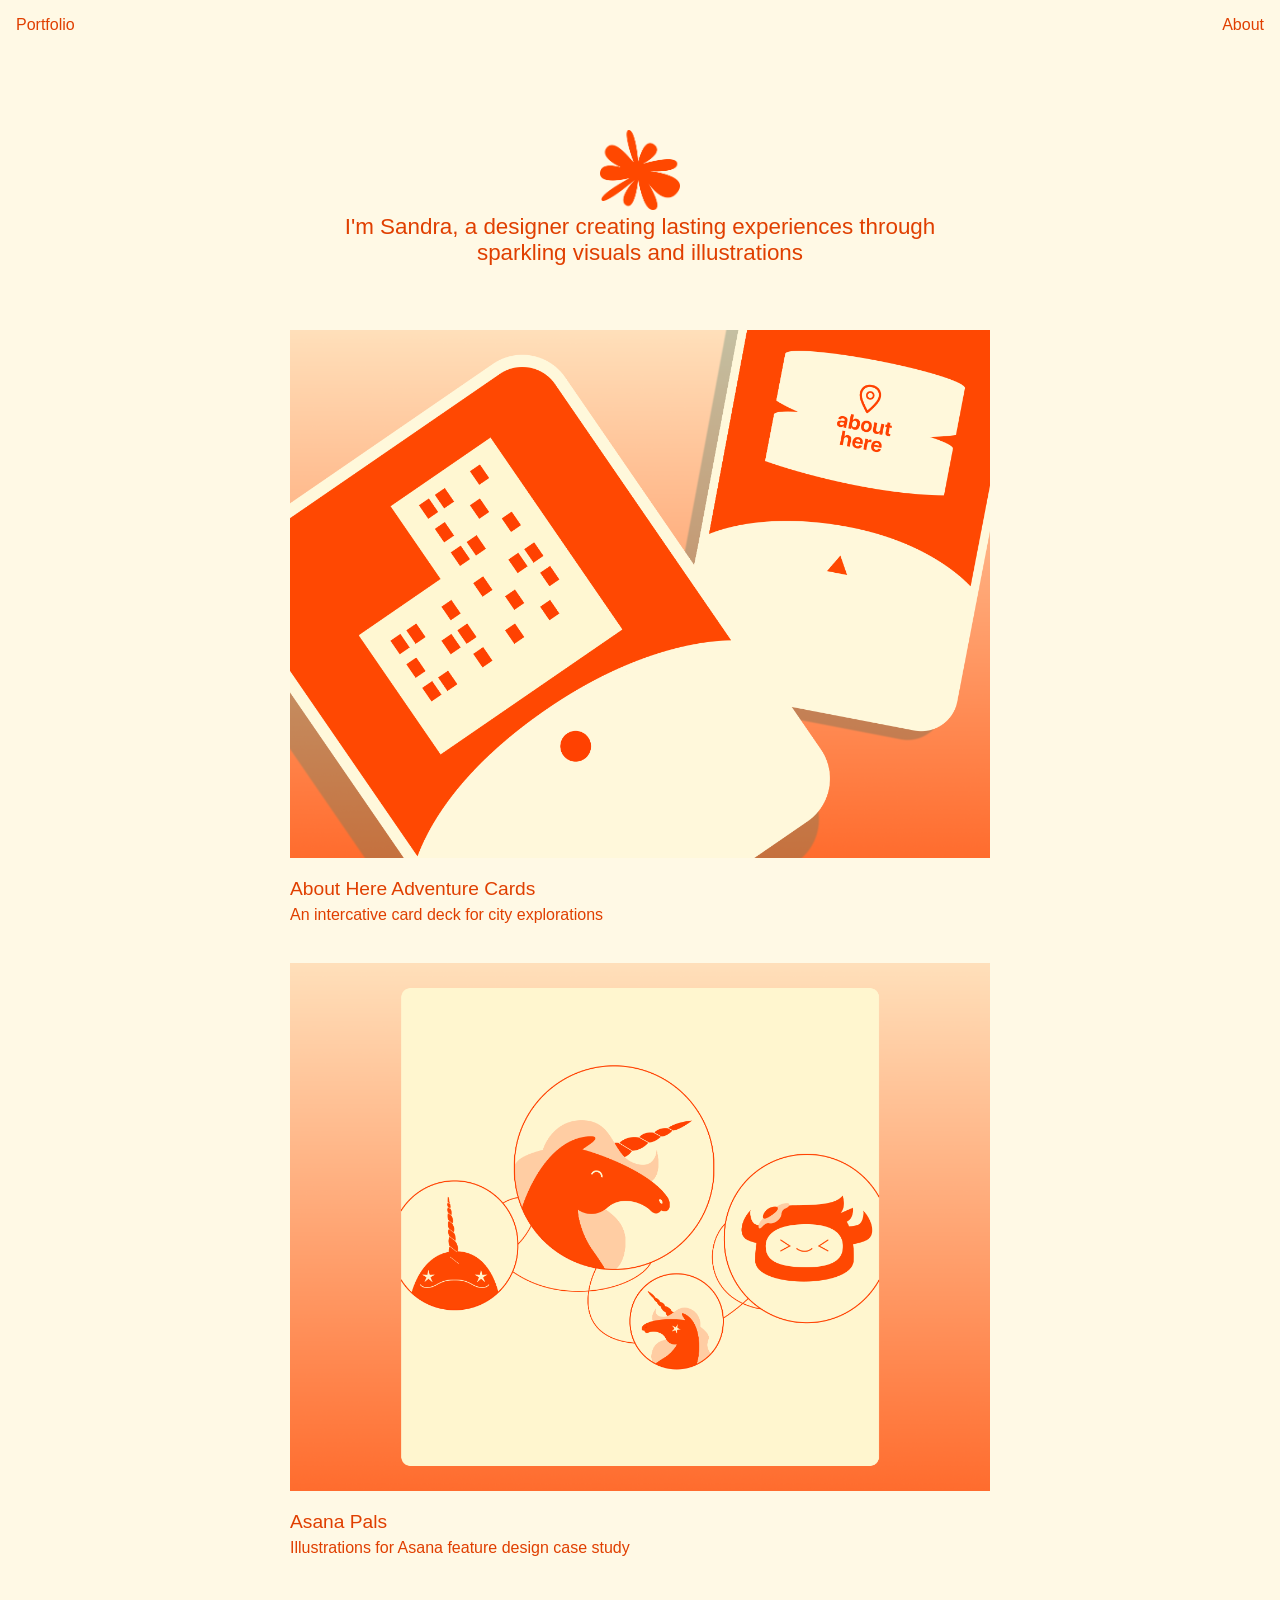
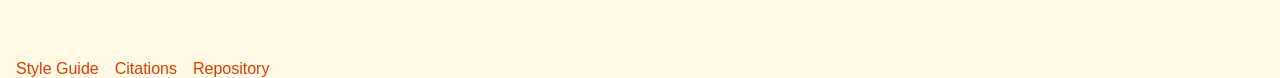
<file: index.html>
<!DOCTYPE html>
<html lang="en">
    <head>
        <meta charset="utf-8">
        <meta name="viewport" content="width=device-width, initial-scale=1.0">
        <title>Portfolio</title>
        <link href = "css/main.css" rel="stylesheet">
        <link href = "css/branding.css" rel="stylesheet">
    </head>

    <body class="landing-body">
        <header>
            <a href ="index.html">Portfolio</a>
            <div class=nav>
                <a href="about.html">About</a>
            </div>       
        </header>

        <section>
            <div class="landing-page">
                <img src="img/flower-logo.png" width="80" height="80" alt="logo">
                <h1>I'm Sandra, a designer creating lasting experiences through sparkling visuals and illustrations</h1>
            </div>
            <div class="project-container">
                <div class="project">
                    <a href="project-1.html"><img src="img/project-1.png" width="700" height="550" alt="Project 1"></a>
                    <a href="project-1.html"><h2>About Here Adventure Cards</h2></a>
                    <h4>An intercative card deck for city explorations</h4>
                </div>
                <div class="project">
                    <a href="project-2.html"><img src="img/project-2.png" width="700" height="550" alt="Project 2"></a>
                    <a href="project-2.html"><h2>Asana Pals</h2></a>
                    <h4>Illustrations for Asana feature design case study</h4>
                </div>

            </div>
        </section>

    <footer>
        <a href="style-guide.html">Style Guide</a>
        <a href="citations.html">Citations</a>
        <a href="https://github.com/sankca/339-portfolio.git">Repository</a>
    </footer>

    </body>

</html>
</file>
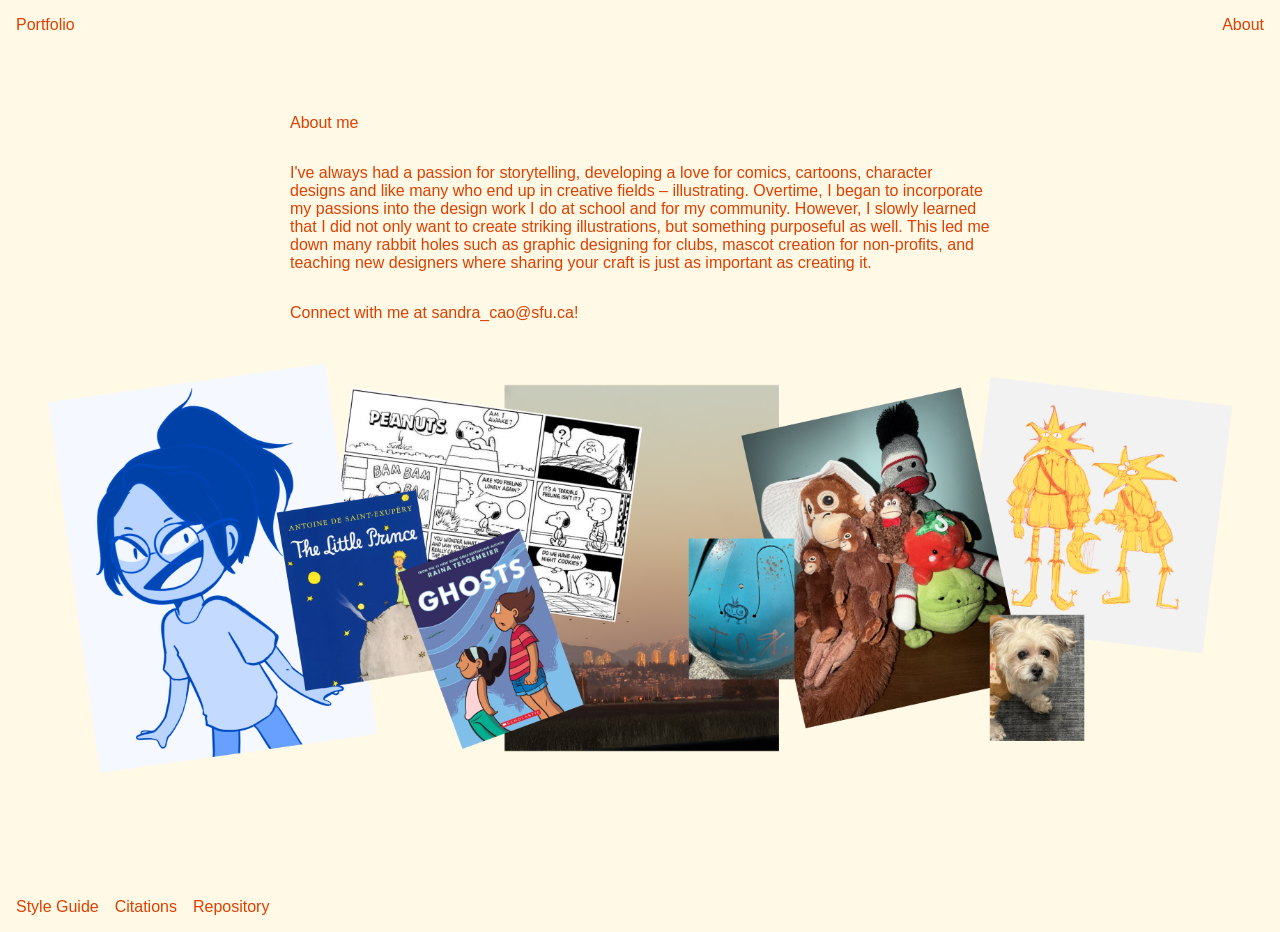
<file: about.html>
<!DOCTYPE html>
<html lang="en">
    <head>
        <meta charset="utf-8">
        <meta name="viewport" content="width=device-width, initial-scale=1.0">
        <title>Portfolio</title>
        <link href = "css/main.css" rel="stylesheet">
        <link href = "css/branding.css" rel="stylesheet">
    </head>

    <body class="bio-body">
        <header>
            <a href ="index.html">Portfolio</a>
            <div class=nav>
                <a href="about.html">About</a>
            </div>       
        </header> 
        
        <section>
            <div class="bio-container">                
                <div class="bio-content">
                <h3>About me</h3>
                <p>I've always had a passion for storytelling, developing a love for comics, cartoons, character designs and like many who end up in creative fields – illustrating. Overtime, I began to incorporate my passions into the design work I do at school and for my community. However, I slowly learned that I did not only want to create striking illustrations, but something purposeful as well. This led me down many rabbit holes such as graphic designing for clubs, mascot creation for non-profits, and teaching new designers where sharing your craft is just as important as creating it. 

                </br>
                <p>Connect with me at sandra_cao@sfu.ca!</p>

                </div>

                <div class="bio-imgs">
                <img src="img/bio-imgs.png" width="1200" height="450" alt="Image of myself">
                </div>
            </div>
        </section>

    <footer>
        <a href="style-guide.html">Style Guide</a>
        <a href="citations.html">Citations</a>
        <a href="https://github.com/sankca/339-portfolio.git">Repository</a>
    </footer>

    </body>

</html>
</file>
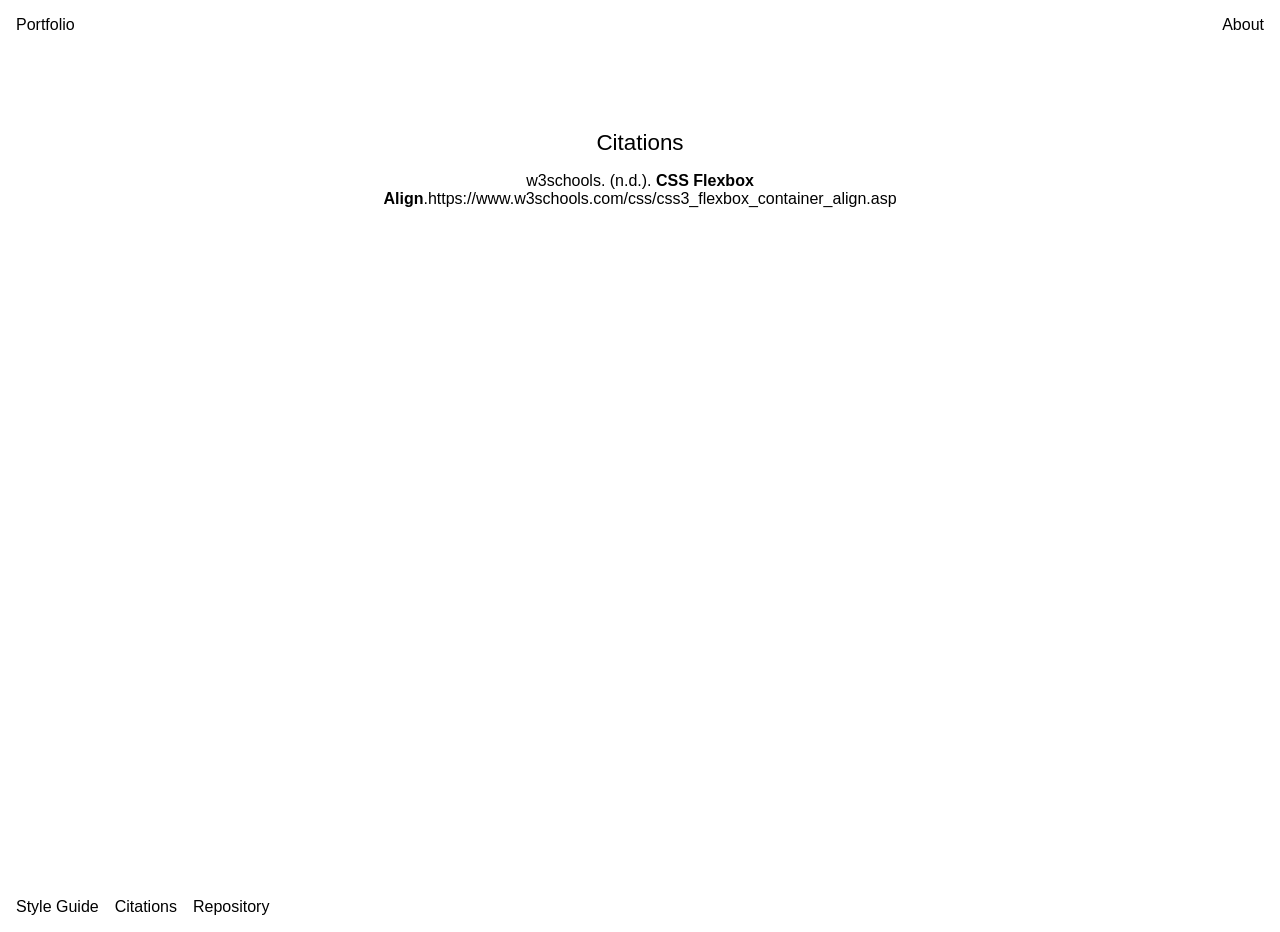
<file: citations.html>
<!DOCTYPE html>
<html lang="en">
    <head>
        <meta charset="utf-8">
        <meta name="viewport" content="width=device-width, initial-scale=1.0">
        <title>Portfolio</title>
        <link href = "css/main.css" rel="stylesheet">
        <link href = "css/branding.css" rel="stylesheet">
    </head>

    <body class="citations-body">
        <header>
            <a href ="index.html">Portfolio</a>
            <div class=nav>
                <a href="about.html">About</a>
            </div>       
        </header> 
        
        <section>
            <div class="landing-page">
                <h1>Citations</h1>
                <p>w3schools. (n.d.). <strong>CSS Flexbox Align</strong>.https://www.w3schools.com/css/css3_flexbox_container_align.asp</p>                           
            </div>
        </section>

    <footer>
        <a href="style-guide.html">Style Guide</a>
        <a href="citations.html">Citations</a>
        <a href="https://github.com/sankca/339-portfolio.git">Repository</a>
    </footer>

    </body>


</html>
</file>
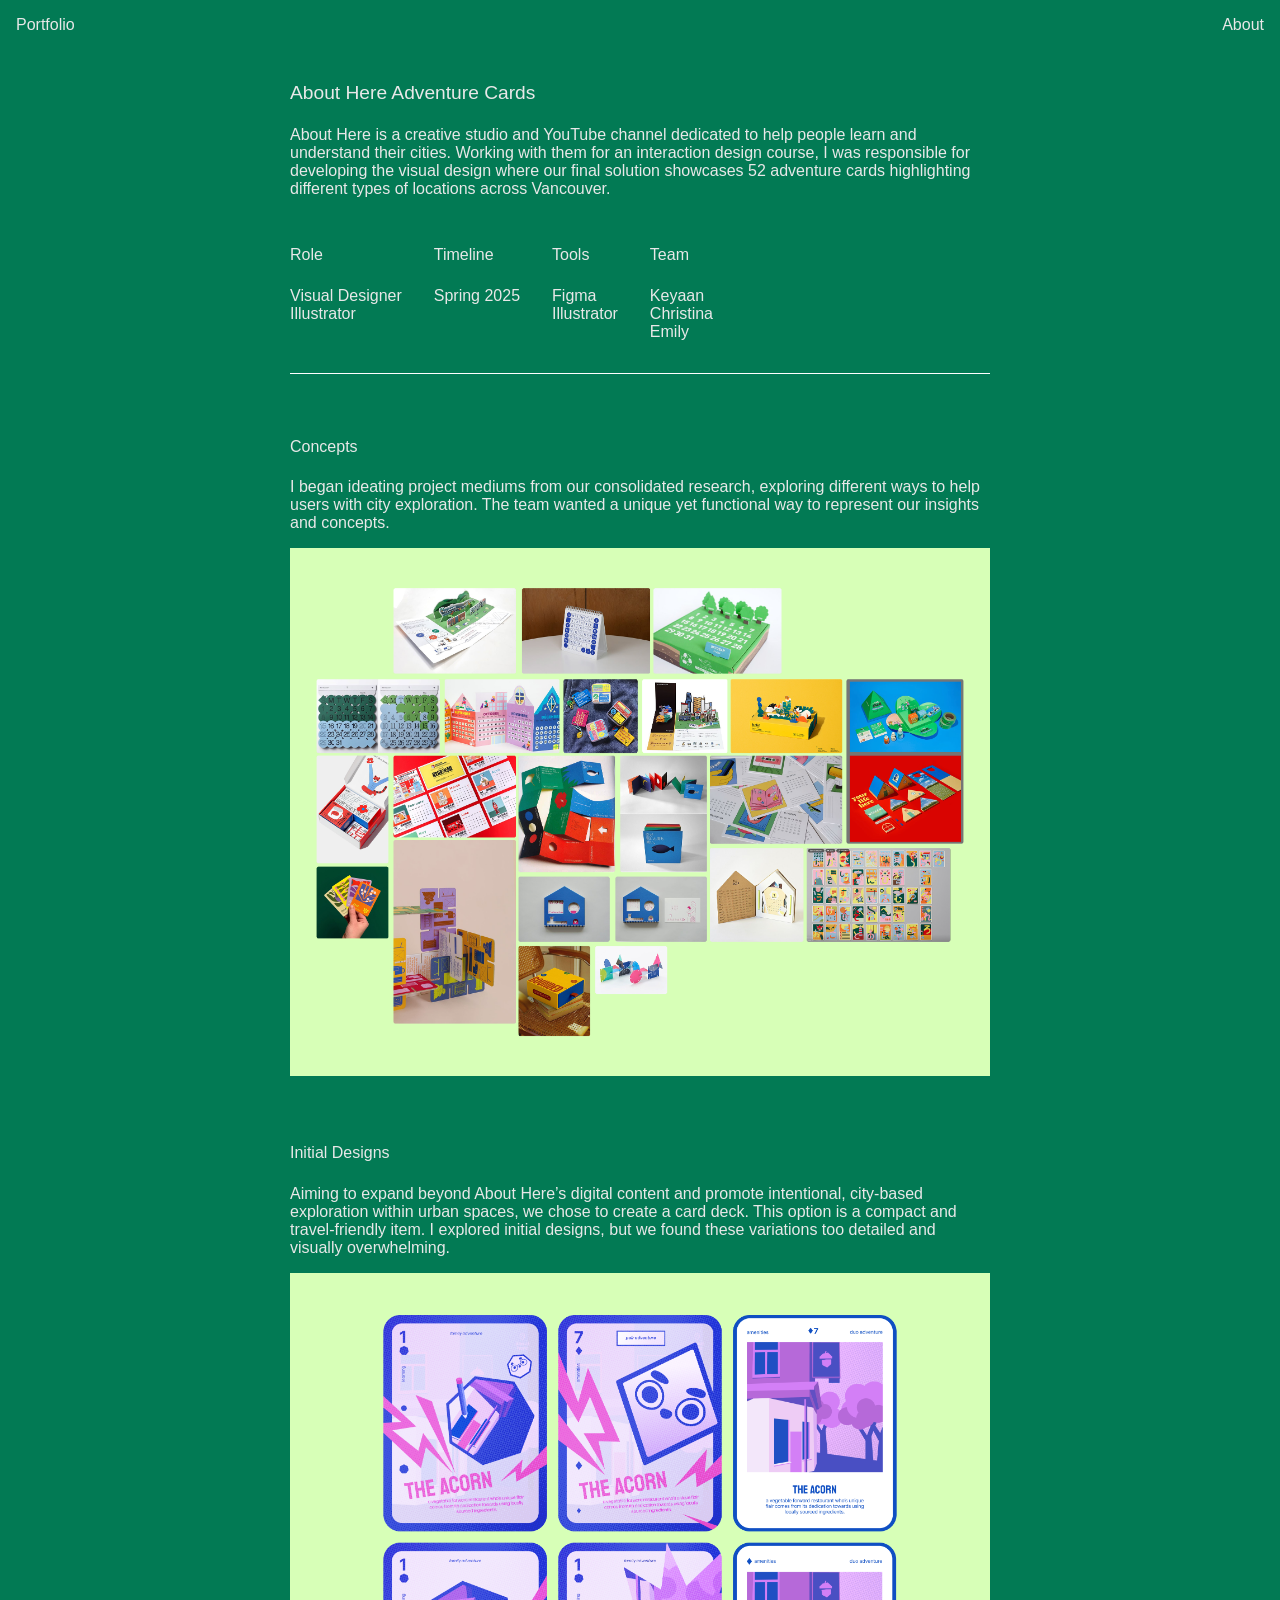
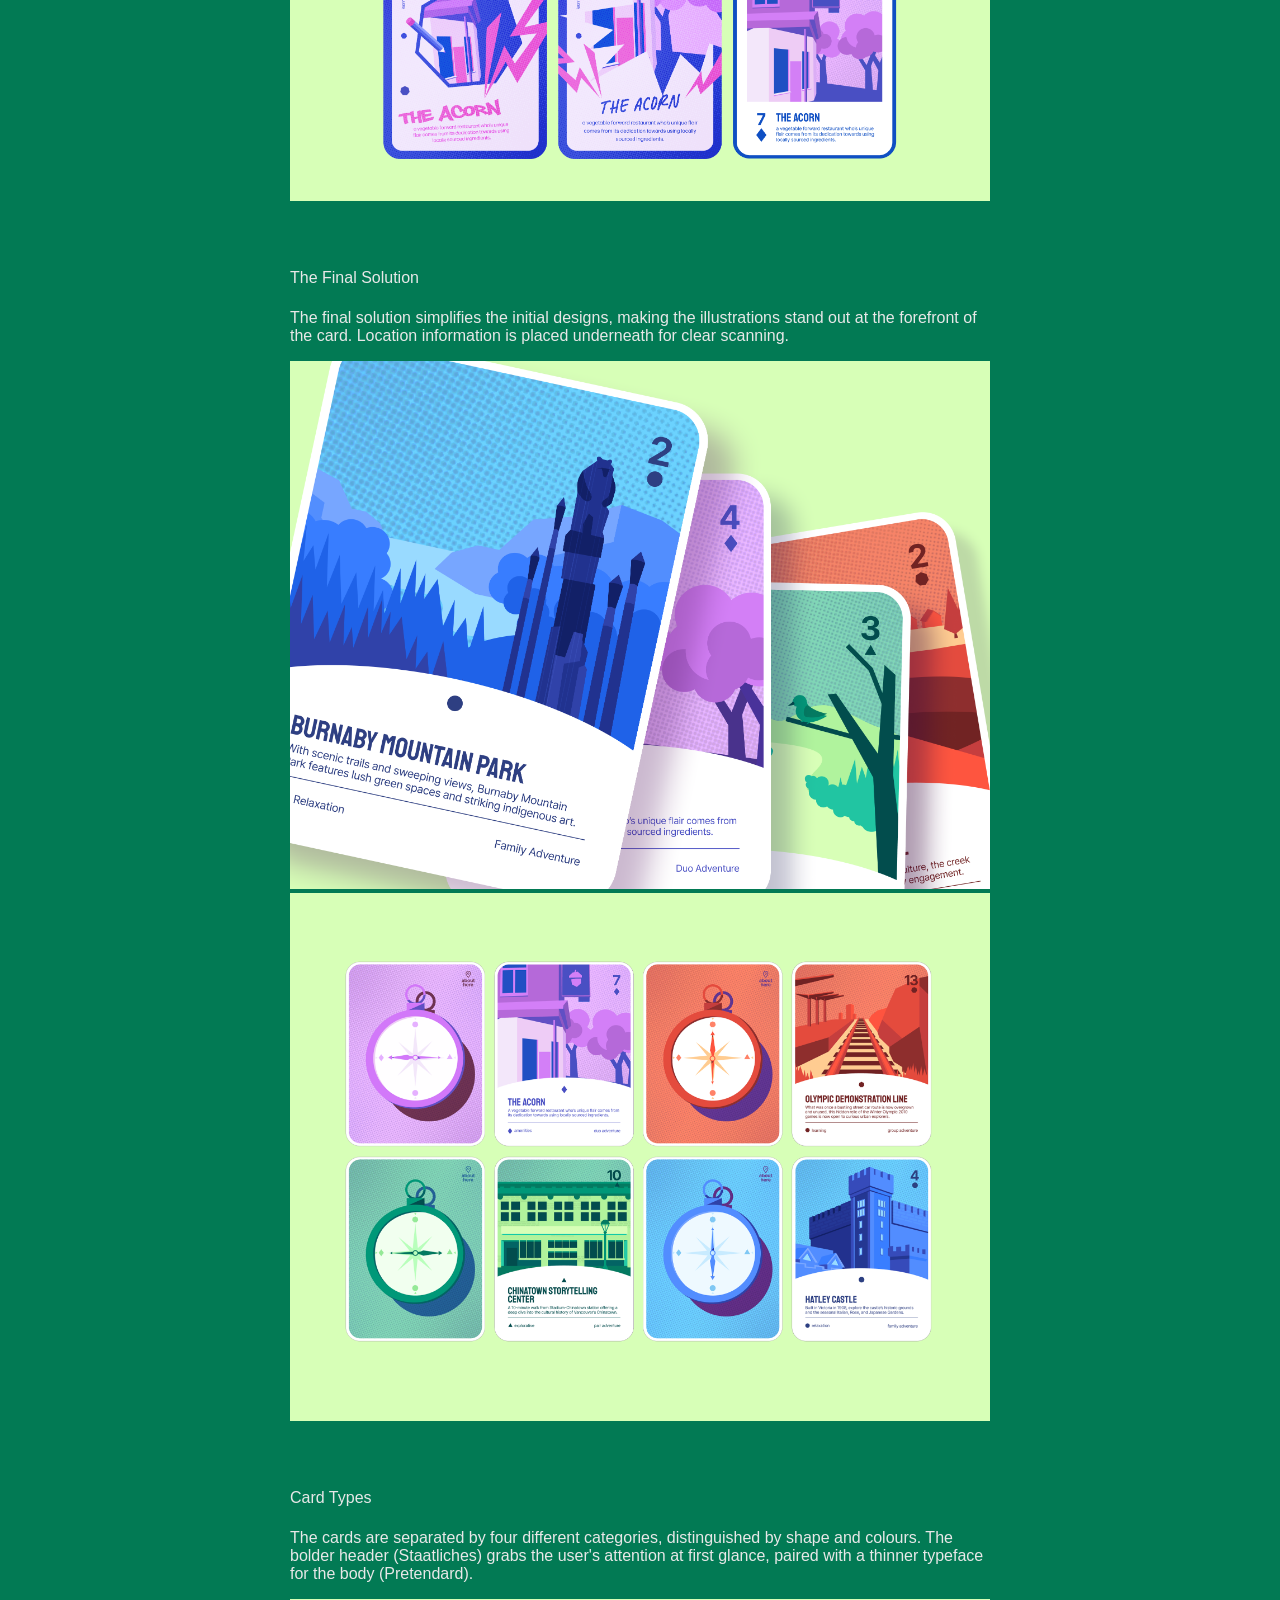
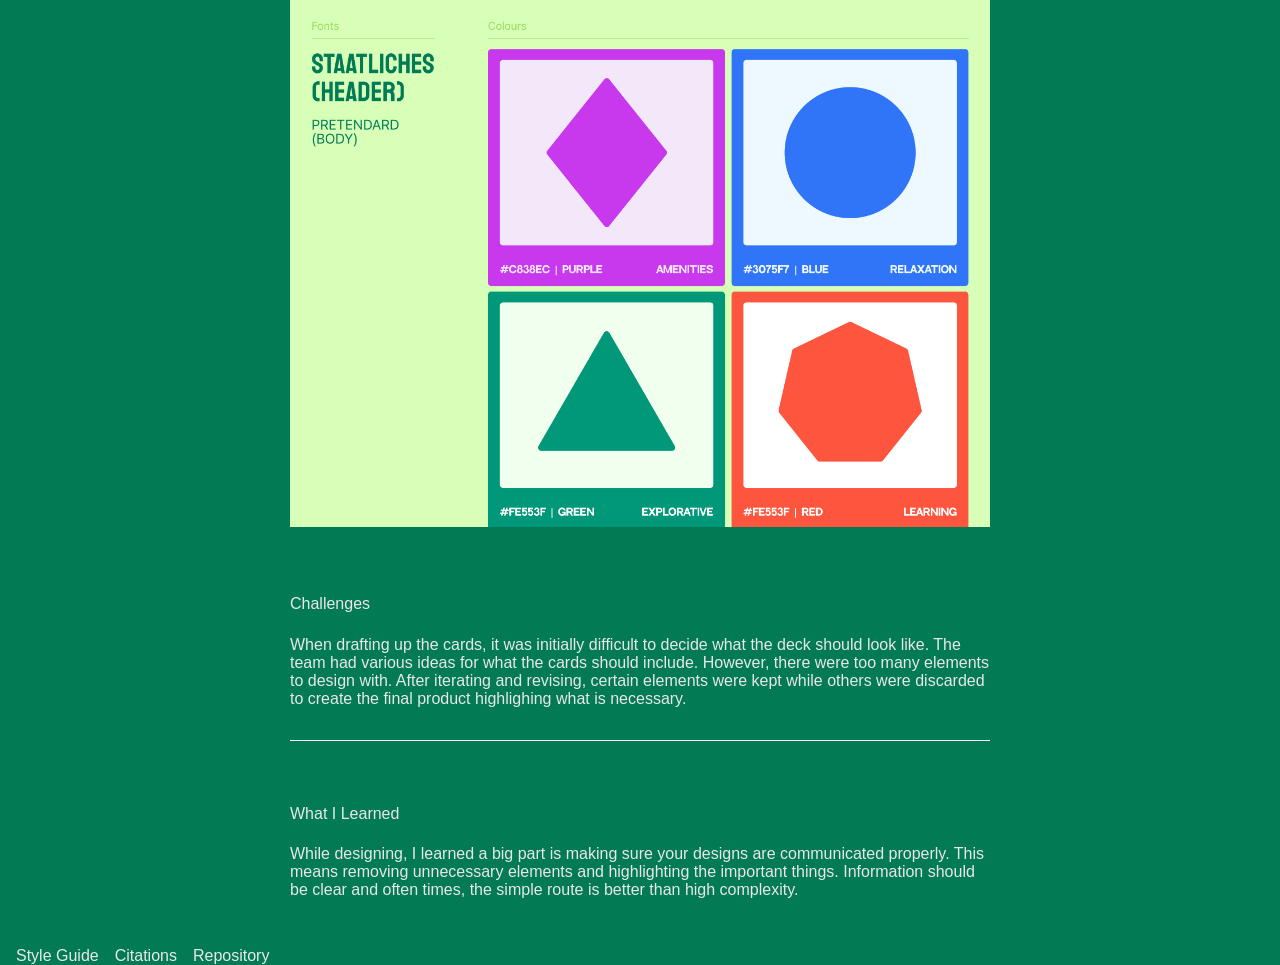
<file: project-1.html>
<!DOCTYPE html>
<html lang="en">
    <head>
        <meta charset="utf-8">
        <meta name="viewport" content="width=device-width, initial-scale=1.0">
        <title>Portfolio</title>
        <link href = "css/main.css" rel="stylesheet">
        <link href = "css/branding.css" rel="stylesheet">
    </head>

    <body class="project1-body">
        <header>
            <a href ="index.html">Portfolio</a>
            <div class=nav>
                <a href="about.html">About</a>
            </div>       
        </header>  
        <section class="project-content">
            <div>
                <h2>About Here Adventure Cards</h2>
                <p>About Here is a creative studio and YouTube channel dedicated to help people learn and understand their cities. Working with them for an interaction design course, I was responsible for developing the visual design where our final solution showcases 52 adventure cards highlighting different types of locations across Vancouver.</p>
            </div>
            <div class="project-details underline">
                <div>
                    <h4>Role</h4>
                    <p>Visual Designer <br> Illustrator</p>
                </div>
                <div>
                    <h4>Timeline</h4>
                    <p>Spring 2025</p>
                </div>
                <div>
                    <h4>Tools</h4>
                    <p>Figma <br> Illustrator</p>
                </div>
                <div>
                    <h4>Team</h4>
                    <p>Keyaan <br> Christina <br> Emily</p>
                </div>
            </div>
            <div class="project-sections">
                <h4>Concepts</h4>
                <p>I began ideating project mediums from our consolidated research, exploring different ways to help users with city exploration. The team wanted a unique yet functional way to represent our insights and concepts.</p>
                <img src="img/project1-moodboard.png" alt="Project 1">
            </div>
            <div class="project-sections">
                <h4>Initial Designs</h4>
                <p>Aiming to expand beyond About Here’s digital content and promote intentional, city-based exploration within urban spaces, we chose to create a card deck. This option is a compact and travel-friendly item. I explored initial designs, but we found these variations too detailed and visually overwhelming.</p>
                <img src="img/project1-drafts.png" width="700" height="500" alt="Project 1">
            </div>
            <div class="project-sections">
                <h4>The Final Solution</h4>
                <p>The final solution simplifies the initial designs, making the illustrations stand out at the forefront of the card. Location information is placed underneath for clear scanning.</p>
                <img src="img/project1-finaldesign.png" width="700" height="500" alt="Project 1">
                <img src="img/project1-finaldesign2.png" width="700" height="500" alt="Project 1">
            </div>
            <div class="project-sections">
                <h4>Card Types</h4>
                <p>The cards are separated by four different categories, distinguished by shape and colours. The bolder header (Staatliches) grabs the user's attention at first glance, paired with a thinner typeface for the body (Pretendard). </p>
                <img src="img/project1-branding.png" width="700" height="500" alt="Project 1">
            </div>
            <div class="project-sections underline">
                <h4>Challenges</h4>
                <p>When drafting up the cards, it was initially difficult to decide what the deck should look like. The team had various ideas for what the cards should include. However, there were too many elements to design with. After iterating and revising, certain elements were kept while others were discarded to create the final product highlighing what is necessary.</p>
            </div>
            <div class="project-sections">
                <h4>What I Learned</h4>
                <p>While designing, I learned a big part is making sure your designs are communicated properly. This means removing unnecessary elements and highlighting the important things. Information should be clear and often times, the simple route is better than high complexity.</p>
            </div>
        </section>    

    <footer>
        <a href="style-guide.html">Style Guide</a>
        <a href="citations.html">Citations</a>
        <a href="https://github.com/sankca/339-portfolio.git">Repository</a>
    </footer>
  
    </body>
</html>
</file>
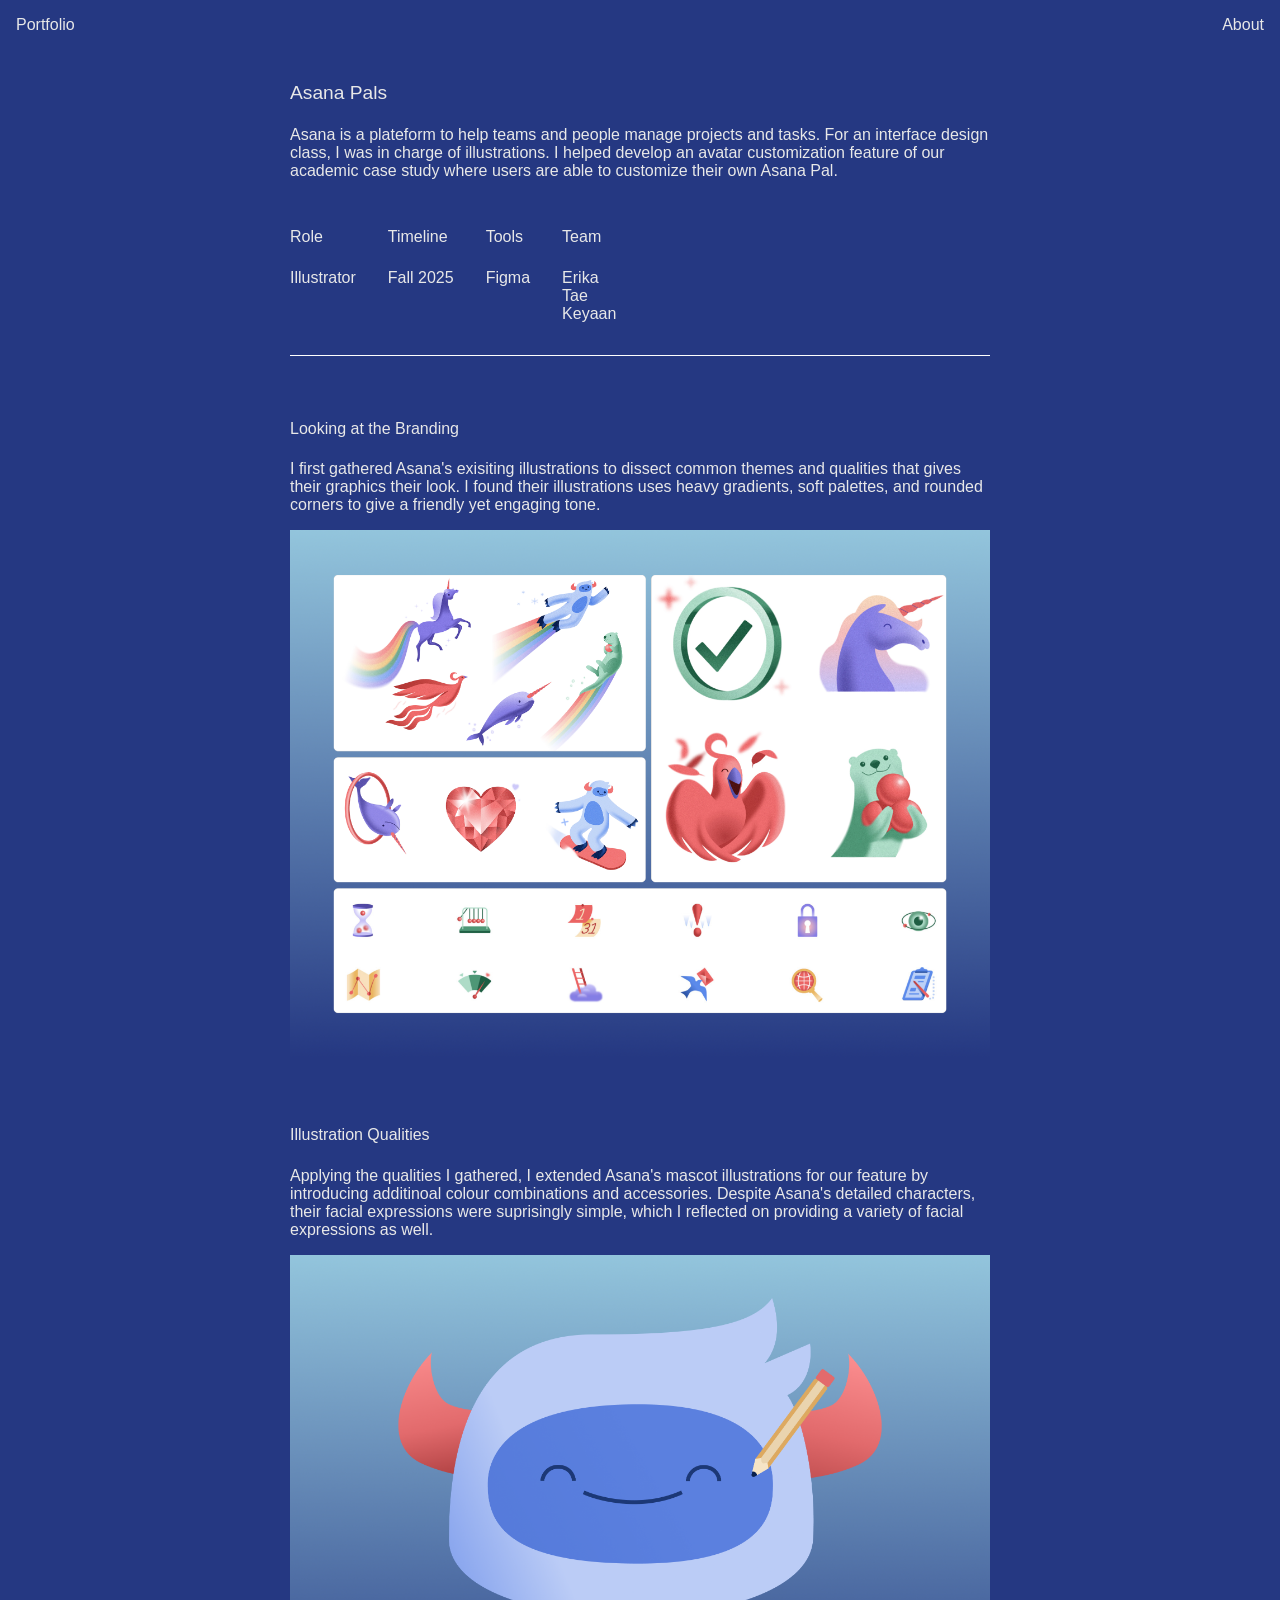
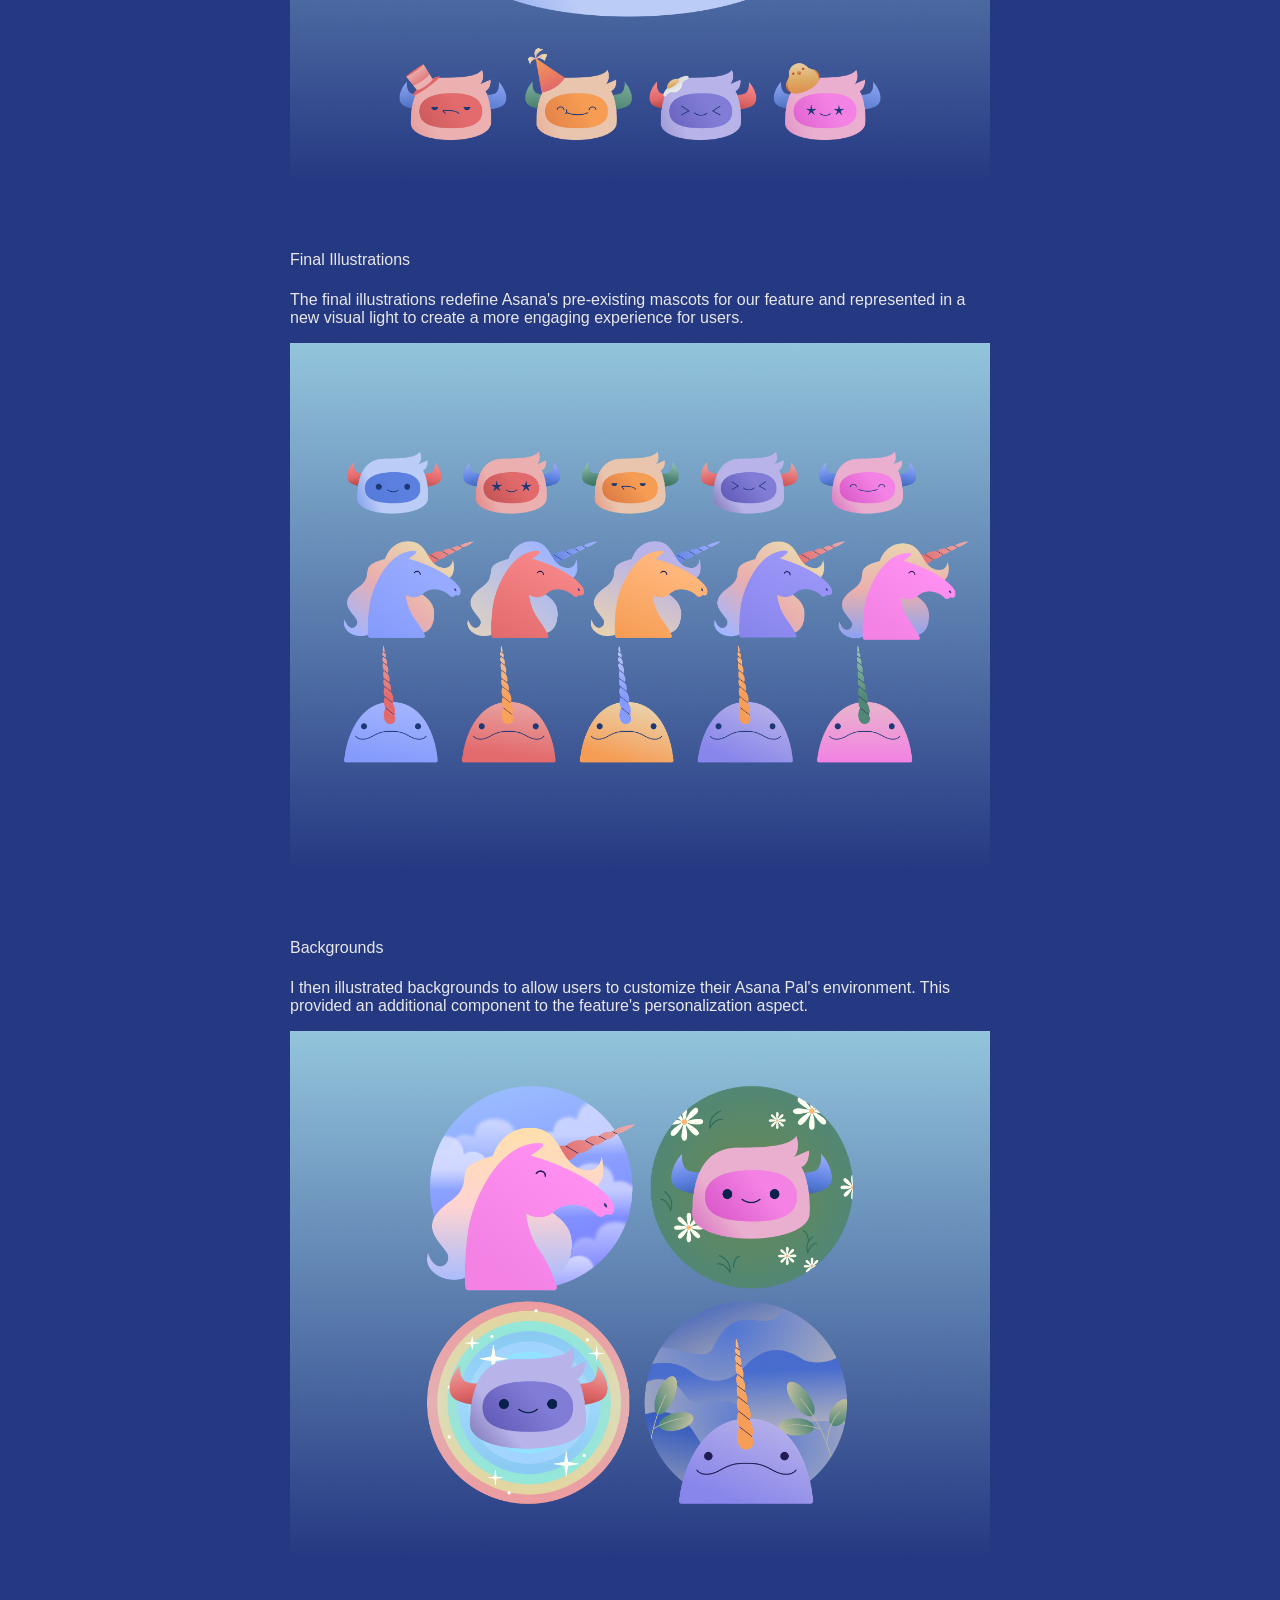
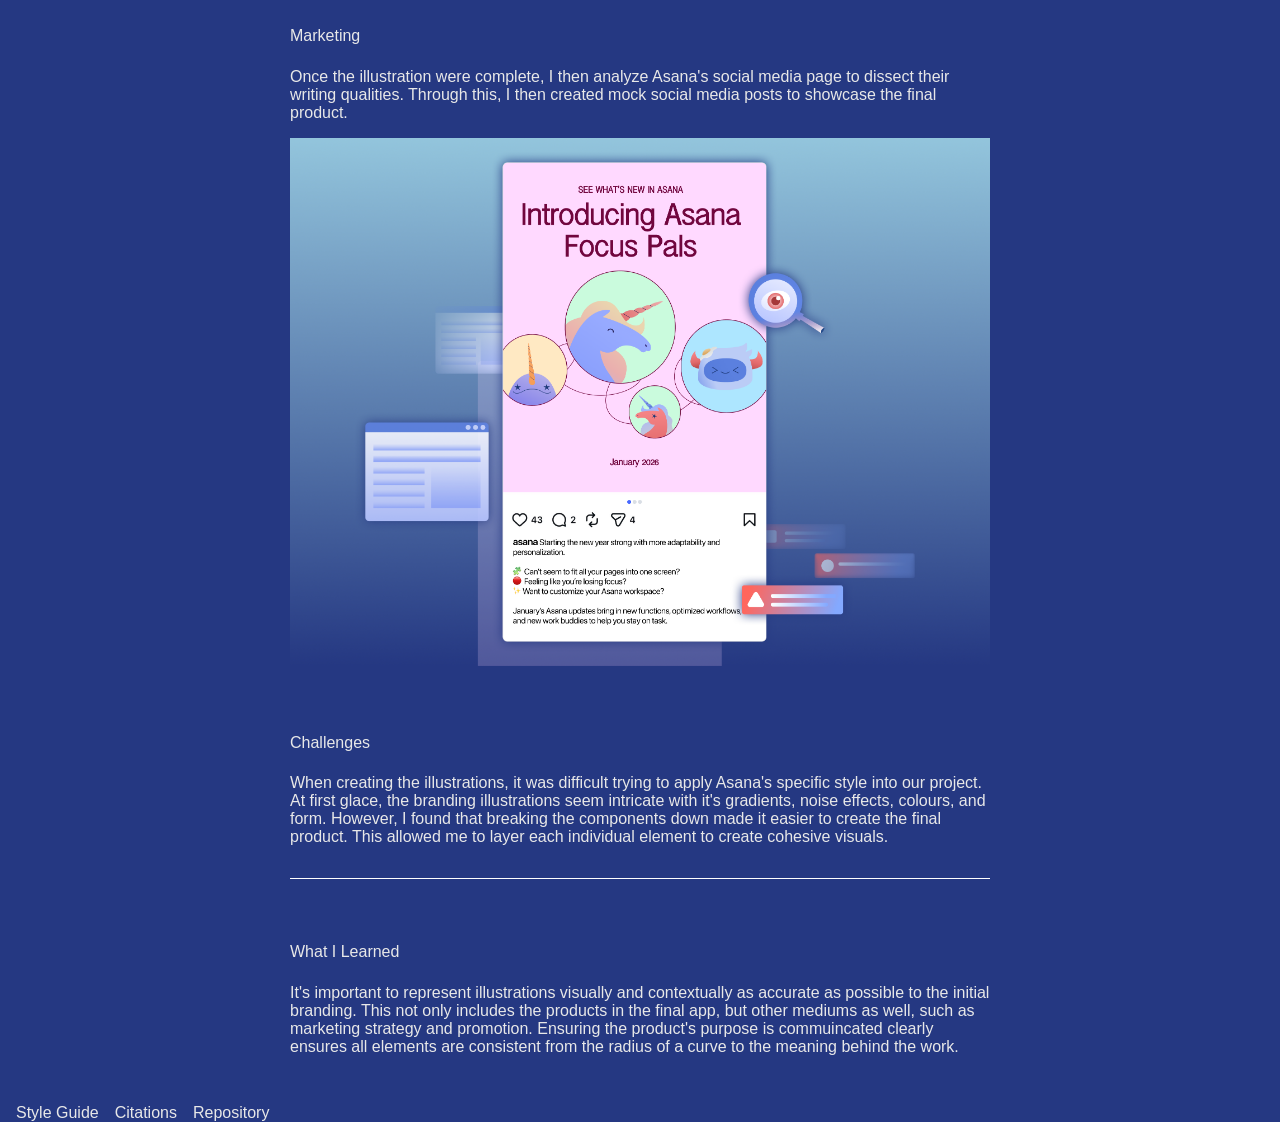
<file: project-2.html>
<!DOCTYPE html>
<html lang="en">
    <head>
        <meta charset="utf-8">
        <meta name="viewport" content="width=device-width, initial-scale=1.0">
        <title>Portfolio</title>
        <link href = "css/main.css" rel="stylesheet">
        <link href = "css/branding.css" rel="stylesheet">
    </head>

    <body class="project2-body">
        <header>
            <a href ="index.html">Portfolio</a>
            <div class=nav>
                <a href="about.html">About</a>
            </div>       
        </header>  
        <section class="project-content">
            <div>
                <h2>Asana Pals</h2>
                <p>Asana is a plateform to help teams and people manage projects and tasks. For an interface design class, I was in charge of illustrations. I helped develop an avatar customization feature of our academic case study where users are able to customize their own Asana Pal.</p>
            </div>
            <div class="project-details underline">
                <div>
                    <h4>Role</h4>
                    <p>Illustrator</p>
                </div>
                <div>
                    <h4>Timeline</h4>
                    <p>Fall 2025</p>
                </div>
                <div>
                    <h4>Tools</h4>
                    <p>Figma</p>
                </div>
                <div>
                    <h4>Team</h4>
                    <p>Erika <br> Tae <br> Keyaan</p>
                </div>
            </div>
            <div class="project-sections">
                <h4>Looking at the Branding</h4>
                <p>I first gathered Asana's exisiting illustrations to dissect common themes and qualities that gives their graphics their look. I found their illustrations uses heavy gradients, soft palettes, and rounded corners to give a friendly yet engaging tone.</p>
                <img src="img/project2-branding.png" width="700" height="500" alt="Project 1">
            </div>
            <div class="project-sections">
                <h4>Illustration Qualities</h4>
                <p>Applying the qualities I gathered, I extended Asana's mascot illustrations for our feature by introducing additinoal colour combinations and accessories. Despite Asana's detailed characters, their facial expressions were suprisingly simple, which I reflected on providing a variety of facial expressions as well.</p>
                <img src="img/project2-illustration.png" width="700" height="500" alt="Project 1">
            </div>
            <div class="project-sections">
                <h4>Final Illustrations</h4>
                <p>The final illustrations redefine Asana's pre-existing mascots for our feature and represented in a new visual light to create a more engaging experience for users.</p>
                <img src="img/project2-library.png" width="700" height="500" alt="Project 1">
            </div>
            <div class="project-sections">
                <h4>Backgrounds</h4>
                <p>I then illustrated backgrounds to allow users to customize their Asana Pal's environment. This provided an additional component to the feature's personalization aspect.</p>
                <img src="img/project2-backgrounds.png" width="700" height="500" alt="Project 1">
            </div>
            <div class="project-sections">
                <h4>Marketing</h4>
                <p>Once the illustration were complete, I then analyze Asana's social media page to dissect their writing qualities. Through this, I then created mock social media posts to showcase the final product.</p>
                <img src="img/project2-marketing.png" width="700" height="500" alt="Project 1">
            </div>
            <div class="project-sections underline">
                <h4>Challenges</h4>
                <p>When creating the illustrations, it was difficult trying to apply Asana's specific style into our project. At first glace, the branding illustrations seem intricate with it's gradients, noise effects, colours, and form. However, I found that breaking the components down made it easier to create the final product. This allowed me to layer each individual element to create cohesive visuals.</p>
            </div>
            <div class="project-sections">
                <h4>What I Learned</h4>
                <p>It's important to represent illustrations visually and contextually as accurate as possible to the initial branding. This not only includes the products in the final app, but other mediums as well, such as marketing strategy and promotion. Ensuring the product's purpose is commuincated clearly ensures all elements are consistent from the radius of a curve to the meaning behind the work.</p>
            </div>
        </section>     
    <footer>
        <a href="style-guide.html">Style Guide</a>
        <a href="citations.html">Citations</a>
        <a href="https://github.com/sankca/339-portfolio.git">Repository</a>
    </footer>
 
    </body>

</html>
</file>
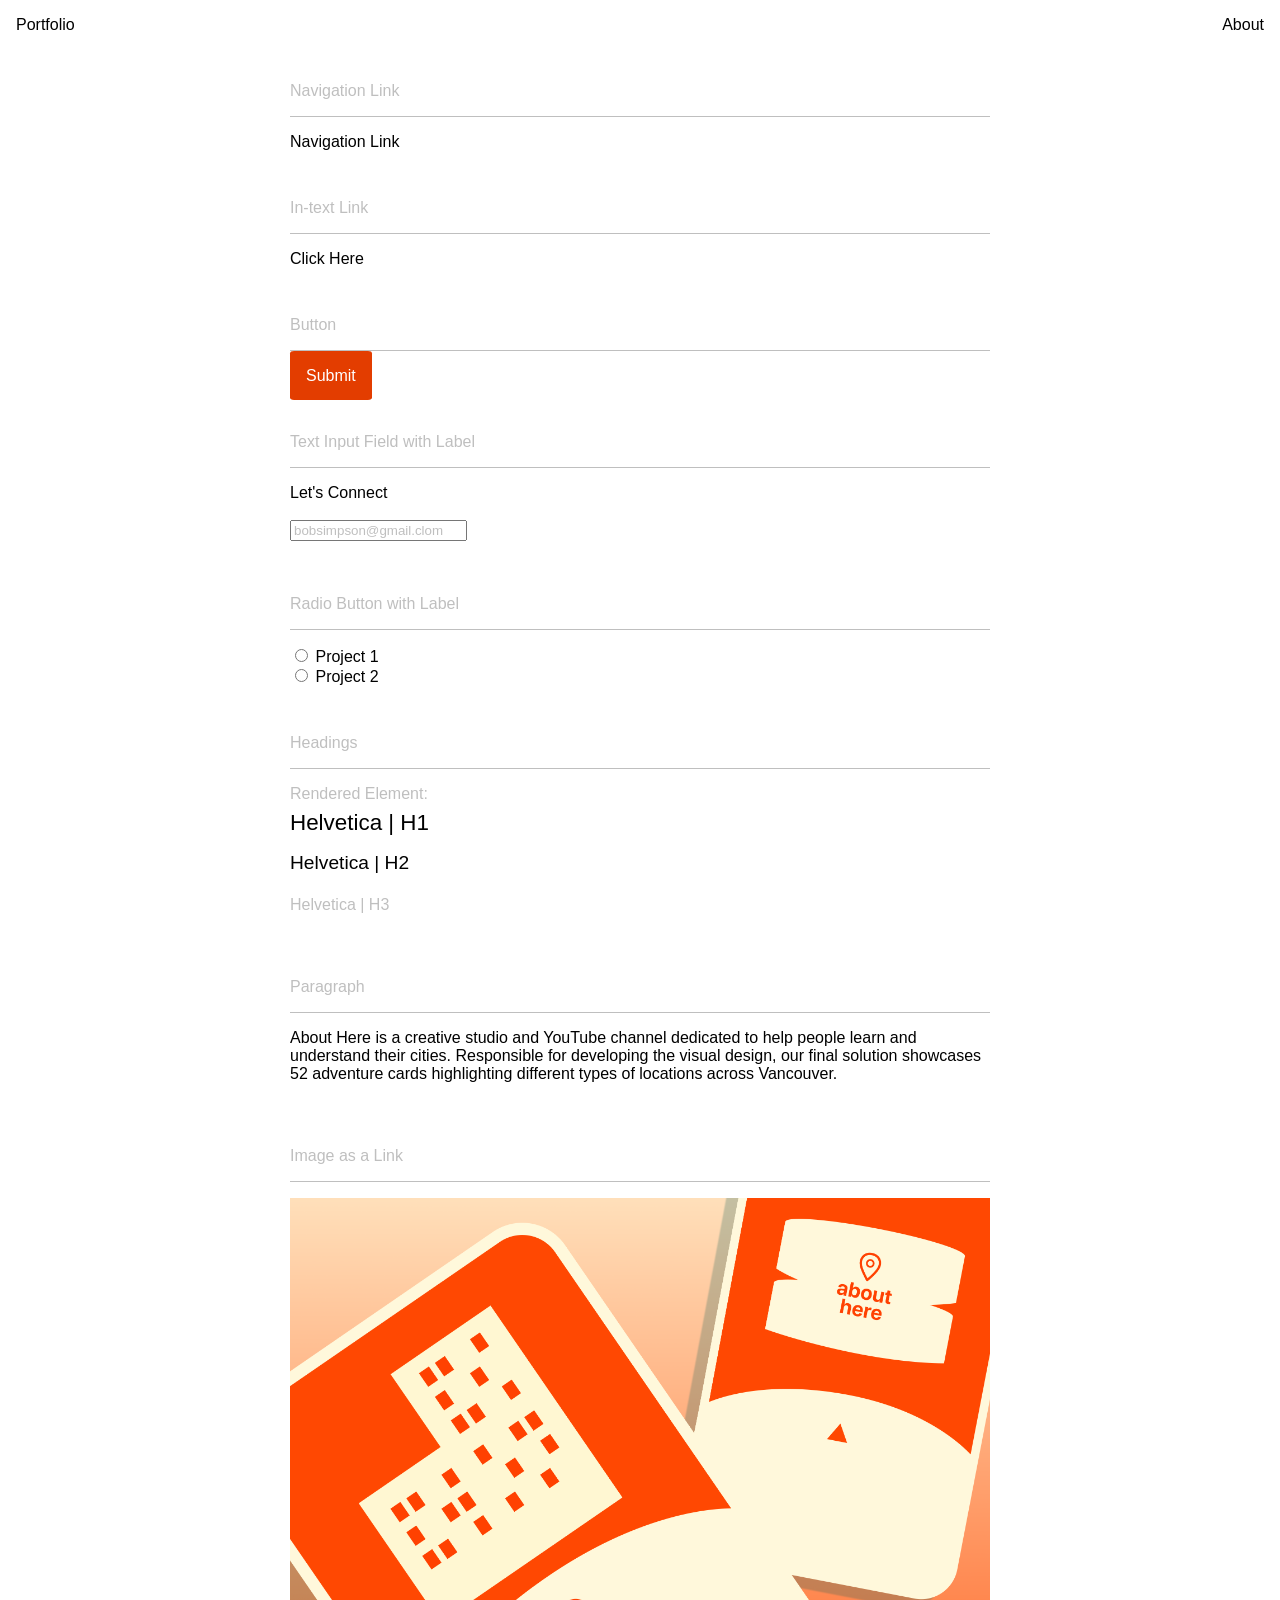
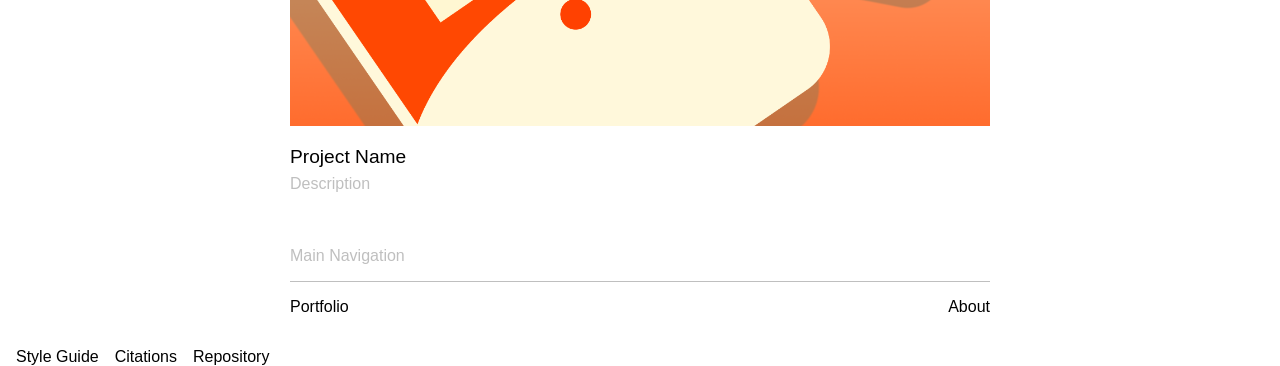
<file: style-guide.html>
<!DOCTYPE html>
<html lang="en">
    <head>
        <meta charset="utf-8">
        <meta name="viewport" content="width=device-width, initial-scale=1.0">
        <title>Portfolio</title>
        <link href = "css/main.css" rel="stylesheet">
        <link href = "css/branding.css" rel="stylesheet">
    </head>

    <body class="style-guide">
        <header>
            <a href ="index.html">Portfolio</a>
            <div class=nav>
                <a href="about.html">About</a>
            </div>       
        </header>    
        <div class="style-content">

        <section>
            <h3 class="underline">Navigation Link</h3>
            <a href="style-guide.html">Navigation Link</a>
        </section>

        <section>
            <h3 class="underline">In-text Link</h3>
            <a href="style-guide.html">Click Here</a>
        </section>

        <section>
            <h3 class="underline">Button</h3>
            <a class="button">Submit</a>
        </section>

        <section>
            <h3 class="underline">Text Input Field with Label</h3>
            <label for="email-input">Let's Connect</label><br>
            <h2><input type="email" id="email-input" value="bobsimpson@gmail.clom"></h2>
        </section>

        <section>
            <h3 class="underline">Radio Button with Label</h3>
              <div>
                <input class="radio-input" type="radio" id="volume1" name="volumes" value="volume 1">
                <label class="radio-label" for="project1">Project 1</label> 
              </div>
              <div>
                <input class="radio-input" type="radio" id="volume2" name="volumes" value="volume 2">
                <label class="radio-label" for="project2">Project 2</label>
              </div>
        </section>

        <section>
            <h3 class="underline">Headings</h3>
            <h4>Rendered Element:</h4>
            <h1>Helvetica | H1</h1>
            <h2>Helvetica | H2</h2>
            <h3>Helvetica | H3</h3>
        </section>

        <section>
            <h3 class="underline">Paragraph</h3>
            <p>About Here is a creative studio and YouTube channel dedicated to help people learn and understand their cities. Responsible for developing the visual design, our final solution showcases 52 adventure cards highlighting different types of locations across Vancouver.</p>
        </section>

        <section>
            <h3 class="underline">Image as a Link</h3>
            <div class="project1">
            <a href="style-guide.html"><img src="img/project-1.png" width="700" height="550" alt="Project 2"></a>
            <a href="style-guide.html"><h2>Project Name</h2></a>
            <h4>Description</h4>
            </div>
        </section>

        <section>
            <h3 class="underline">Main Navigation</h3>
            <header>
            <a href ="index.html">Portfolio</a>
            <div class=nav>
                <a href="about.html">About</a>
            </div> 
            </header>                 
        </section>

        </div>

    <footer>
        <a href="style-guide.html">Style Guide</a>
        <a href="citations.html">Citations</a>
        <a href="https://github.com/sankca/339-portfolio.git">Repository</a>
    </footer>

    </body>


</html>
</file>
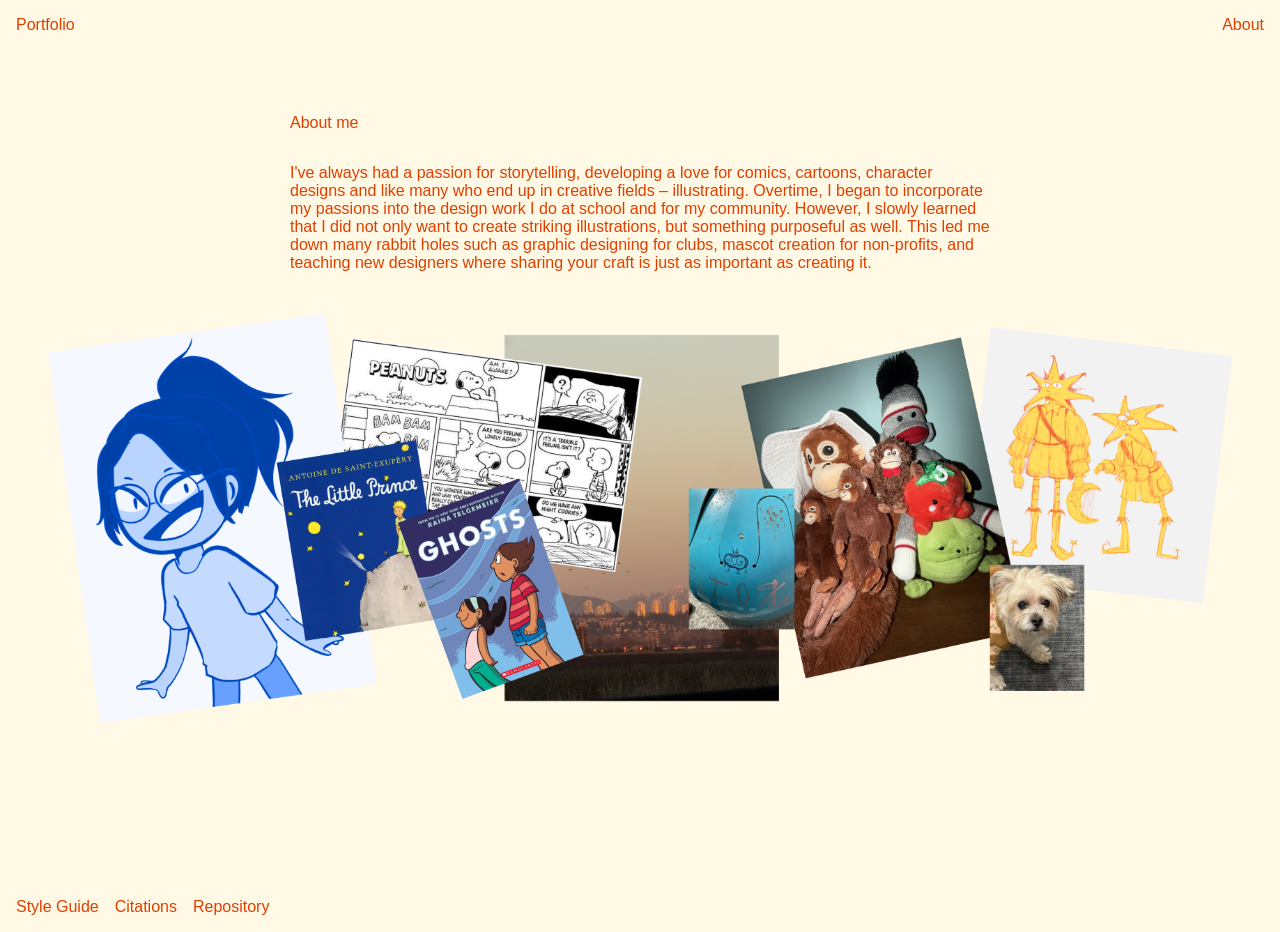
<file: docs/about.html>
<!DOCTYPE html>
<html lang="en">
    <head>
        <meta charset="utf-8">
        <meta name="viewport" content="width=device-width, initial-scale=1.0">
        <title>Portfolio</title>
        <link href = "css/main.css" rel="stylesheet">
        <link href = "css/branding.css" rel="stylesheet">
    </head>

    <body class="bio-body">
        <header>
            <a href ="index.html">Portfolio</a>
            <div class=nav>
                <a href="about.html">About</a>
            </div>       
        </header> 
        
        <section>
            <div class="bio-container">                
                <div class="bio-content">
                <h3>About me</h3>
                <p>I've always had a passion for storytelling, developing a love for comics, cartoons, character designs and like many who end up in creative fields – illustrating. Overtime, I began to incorporate my passions into the design work I do at school and for my community. However, I slowly learned that I did not only want to create striking illustrations, but something purposeful as well. This led me down many rabbit holes such as graphic designing for clubs, mascot creation for non-profits, and teaching new designers where sharing your craft is just as important as creating it. 
                </div>

                <div class="bio-imgs">
                <img src="img/bio-imgs.png" width="1200" height="450" alt="Image of myself">
                </div>
            </div>
        </section>

    <footer>
        <a href="style-guide.html">Style Guide</a>
        <a href="citations.html">Citations</a>
        <a href="https://github.com/sankca/339-portfolio.git">Repository</a>
    </footer>

    </body>

</html>
</file>
<file: css/main.css>
body {
    font-family: "Helvetica", sans-serif;
    display: flex;
    flex-direction: column;
    height: 100vh;
    margin: 0;
    padding: 1rem;
}

input {
    color: #BFBFBF;
}

img {
  max-width: 100%;
  height: auto;
}


.button {
    padding: 1rem;
    background-color: #E33D00;
    color: white;
    font-family: "Helvetica", sans-serif;
    border-radius: 5%;
}

.button:active,
.button:hover,
.button:focus {
    background-color: #E33D00;
    color: white;
}

/* Giant header */
h1 {
    font-size: 1.4rem;
    font-weight: normal;
    margin: 0;
}

/* Project header */
h2 {
    font-size: 1.2rem;
    font-weight: normal;
    margin: 0;
    padding-top: 1rem;
    padding-bottom: 0.4rem;
}

h3 {
    font-size: 1rem;
    font-weight: normal;
    color: #BFBFBF;
}

/* Sub text */
h4 {
    font-size: 1rem;
    color: #BFBFBF;
    font-weight: normal;
    margin: 0;
    padding-bottom: 0.4rem;
}

h5 {
    font-size: 1rem;
    font-weight: normal;
    margin: 0;
}

p {
    font-size: 1rem;
    font-weight: lighter;
    color: black;
}

.underline {
    border-bottom-width: 1px;
    border-bottom-style: solid;
    border-bottom-color: #BFBFBF;
    padding-bottom: 1rem;
}

a {
    font-size: 1rem;
    font-style: normal;
    color: black;
    text-decoration: none;
}

a:hover, a:checked {
    color: #E33D00;
}

a img:hover, img:checked {
    opacity: 80%;
    transition-duration: 200ms;
}

section {
    padding-top: 2rem;
}

/* Header & Navigation */

header {
    display: flex;
    align-items: center;
}

.nav {
    display: flex;
    gap: 1rem;
    margin-left: auto;
}

/* Footer */

footer {
    display: flex;
    gap: 1rem;
    padding-top: 2rem;
    margin-top: auto;
}

/* Phone */

@media (max-width: 460px) {
    .project-details {
        flex-direction: column;
    }
}
</file>
<file: css/branding.css>
/* Landing page */

.landing-page {
    text-align: center;
    padding-top: 4rem;
    max-width: 600px;    
    margin: auto;
}

.landing-body,
.bio-body,
.landing-body a, 
.landing-body h4,
.bio-body p,
.bio-body h3,
.bio-body a {
    background-color: #FFF9E5;
    color: #E03F00;
}

.landing-body a:hover,
.bio-body a:hover,
.landing-body:checked, 
.bio-body a:checked {
    color: #FA5A1F;
}

.project-container {
    display: flex;
    flex-direction: column;
    align-items: center;
    justify-content: center;
    padding-top: 4rem;
    padding-bottom: 4rem;
    gap: 2rem;
}

.project {
    display: flex;
    flex-direction: column;
    align-items: flex-start;
}

/* Project page */

.project-sections {
    padding-top: 4rem;
}

.project-content {
    display: flex;
    flex-direction: column;
    text-align: left;
    max-width: 700px;    
    margin: auto;
}

.project-details {
    display: flex;
    justify-content: left;
    gap: 2rem;
    padding-top: 2rem;
}

.project1-body {
    background-color: #027A54;
}

.project1-body p, 
.project1-body h2, 
.project1-body h4, 
.project1-body .underline, 
.project1-body a {
    color: #E8E8E8;
    border-bottom-color: white;
}

.project1-body a:hover {
    color: #D7FFB7;
}

.project2-body {
    background-color: #253882;
}
.project2-body p, 
.project2-body h2, 
.project2-body h4, 
.project2-body .underline, 
.project2-body a {
    color: #E8E8E8;
    border-bottom-color: white;
}

.project2-body a:hover {
    color: #90C1D9;
}

/* Biography */

.bio-container {
    display: flex;
    flex-direction: column;
    padding: 2rem;
}

.bio-content {
    display: flex;
    flex-direction: column;
    text-align: left;
    max-width: 700px;    
    margin: auto;
}

.bio-imgs {
    display: flex;
    justify-content: center;
    gap: 0.2rem;
    padding-top: 1rem;
}

/* Style Guide */

.style-container {
    display: flex;
    flex-direction: column;
    padding: 2rem;
}

.style-content {
    display: flex;
    flex-direction: column;
    text-align: left;
    max-width: 700px;    
    margin: auto;
}
</file>
<file: docs/css/main.css>
body {
    font-family: "Helvetica", sans-serif;
    display: flex;
    flex-direction: column;
    height: 100vh;
    margin: 0;
    padding: 1rem;
}

input {
    color: #BFBFBF;
}

img {
  max-width: 100%;
  height: auto;
}


.button {
    padding: 1rem;
    background-color: #E33D00;
    color: white;
    font-family: "Helvetica", sans-serif;
    border-radius: 5%;
}

.button:active,
.button:hover,
.button:focus {
    background-color: #E33D00;
    color: white;
}

/* Giant header */
h1 {
    font-size: 1.4rem;
    font-weight: normal;
    margin: 0;
}

/* Project header */
h2 {
    font-size: 1.2rem;
    font-weight: normal;
    margin: 0;
    padding-top: 1rem;
    padding-bottom: 0.4rem;
}

h3 {
    font-size: 1rem;
    font-weight: normal;
    color: #BFBFBF;
}

/* Sub text */
h4 {
    font-size: 1rem;
    color: #BFBFBF;
    font-weight: normal;
    margin: 0;
    padding-bottom: 0.4rem;
}

h5 {
    font-size: 1rem;
    font-weight: normal;
    margin: 0;
}

p {
    font-size: 1rem;
    font-weight: lighter;
    color: black;
}

.underline {
    border-bottom-width: 1px;
    border-bottom-style: solid;
    border-bottom-color: #BFBFBF;
    padding-bottom: 1rem;
}

a {
    font-size: 1rem;
    font-style: normal;
    color: black;
    text-decoration: none;
}

a:hover, a:checked {
    color: #E33D00;
}

a img:hover, img:checked {
    opacity: 80%;
    transition-duration: 200ms;
}

section {
    padding-top: 2rem;
}

/* Header & Navigation */

header {
    display: flex;
    align-items: center;
}

.nav {
    display: flex;
    gap: 1rem;
    margin-left: auto;
}

/* Footer */

footer {
    display: flex;
    gap: 1rem;
    padding-top: 2rem;
    margin-top: auto;
}

/* Phone */

@media (max-width: 460px) {
    .project-details {
        flex-direction: column;
    }
}
</file>
<file: docs/css/branding.css>
/* Landing page */

.landing-page {
    text-align: center;
    padding-top: 4rem;
    max-width: 600px;    
    margin: auto;
}

.landing-body,
.bio-body,
.landing-body a, 
.landing-body h4,
.bio-body p,
.bio-body h3,
.bio-body a {
    background-color: #FFF9E5;
    color: #E03F00;
}

.landing-body a:hover,
.bio-body a:hover,
.landing-body:checked, 
.bio-body a:checked {
    color: #FA5A1F;
}

.project-container {
    display: flex;
    flex-direction: column;
    align-items: center;
    justify-content: center;
    padding-top: 4rem;
    padding-bottom: 4rem;
    gap: 2rem;
}

.project {
    display: flex;
    flex-direction: column;
    align-items: flex-start;
}

/* Project page */

.project-sections {
    padding-top: 4rem;
}

.project-content {
    display: flex;
    flex-direction: column;
    text-align: left;
    max-width: 700px;    
    margin: auto;
}

.project-details {
    display: flex;
    justify-content: left;
    gap: 2rem;
    padding-top: 2rem;
}

.project1-body {
    background-color: #027A54;
}

.project1-body p, 
.project1-body h2, 
.project1-body h4, 
.project1-body .underline, 
.project1-body a {
    color: #E8E8E8;
    border-bottom-color: white;
}

.project1-body a:hover {
    color: #D7FFB7;
}

.project2-body {
    background-color: #253882;
}
.project2-body p, 
.project2-body h2, 
.project2-body h4, 
.project2-body .underline, 
.project2-body a {
    color: #E8E8E8;
    border-bottom-color: white;
}

.project2-body a:hover {
    color: #90C1D9;
}

/* Biography */

.bio-container {
    display: flex;
    flex-direction: column;
    padding: 2rem;
}

.bio-content {
    display: flex;
    flex-direction: column;
    text-align: left;
    max-width: 700px;    
    margin: auto;
}

.bio-imgs {
    display: flex;
    justify-content: center;
    gap: 0.2rem;
    padding-top: 1rem;
}

/* Style Guide */

.style-container {
    display: flex;
    flex-direction: column;
    padding: 2rem;
}

.style-content {
    display: flex;
    flex-direction: column;
    text-align: left;
    max-width: 700px;    
    margin: auto;
}
</file>
